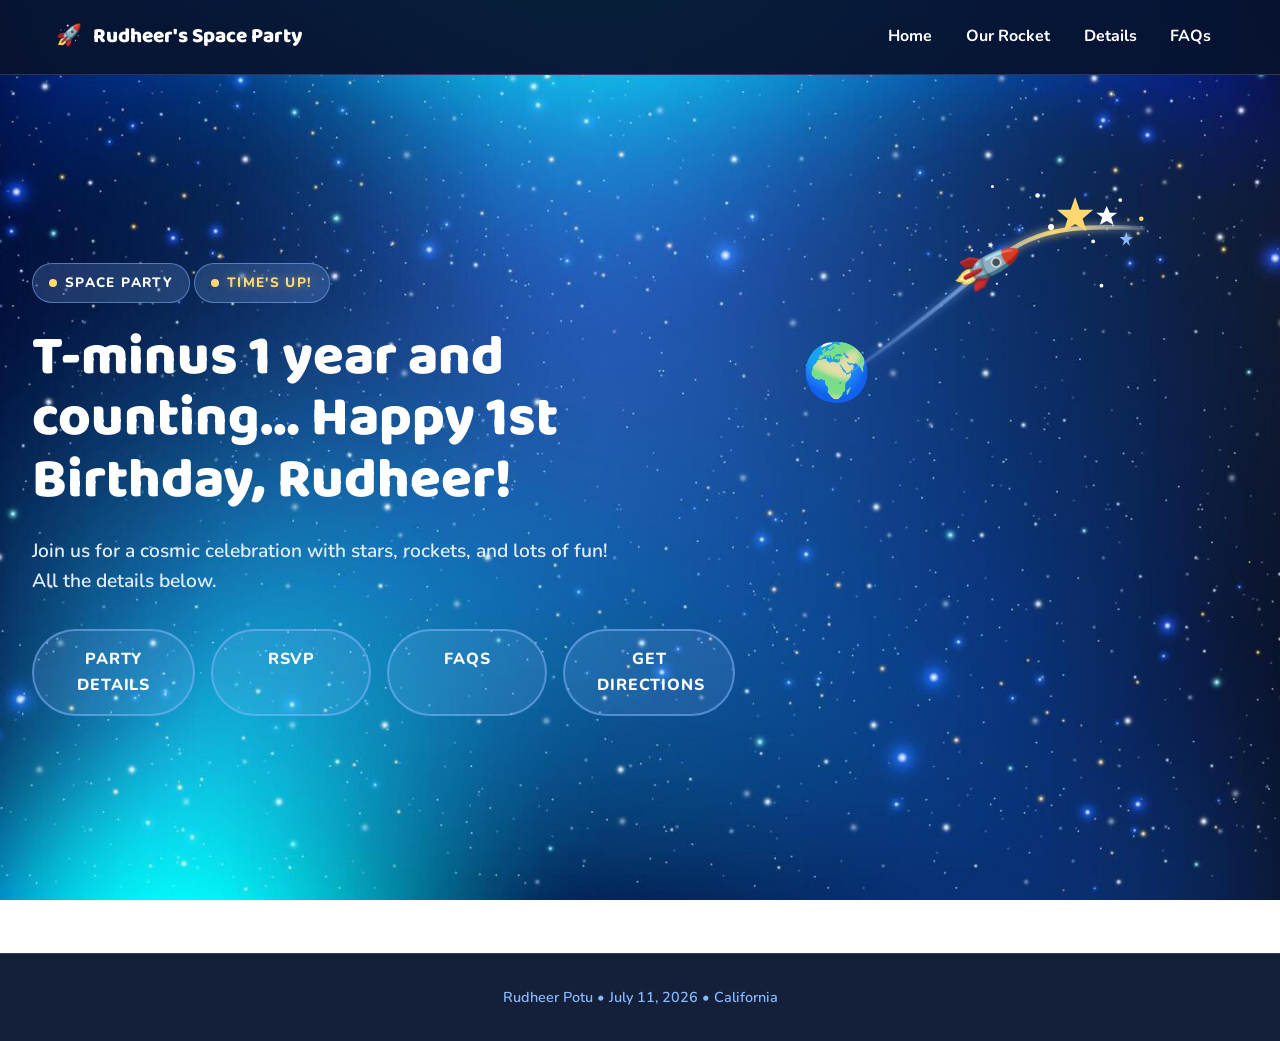
<file: index.html>
<!DOCTYPE html>
<html lang="en">
<head>
  <meta charset="UTF-8" />
  <meta name="viewport" content="width=device-width, initial-scale=1.0" />
  <title>Rudheer's First Birthday</title>
  <link rel="preconnect" href="https://fonts.googleapis.com">
  <link rel="preconnect" href="https://fonts.gstatic.com" crossorigin>
  <link href="https://fonts.googleapis.com/css2?family=Baloo+2:wght@700;800&family=Nunito:wght@600;700;800&display=swap" rel="stylesheet">
  <link rel="icon" href="favicon.ico" type="image/x-icon">
  <link rel="stylesheet" href="styles.css">
</head>
 <body>
  <header>
    <div class="container nav">
      <a href="index.html" class="brand"><span class="brand-badge">🚀</span><span>Rudheer's Space Party</span></a>
      <nav class="nav-links">
        <a href="index.html">Home</a>
        <a href="baby.html">Our Rocket</a>
        <a href="details.html">Details</a>
        <a href="faq.html">FAQs</a>
      </nav>
    </div>
  </header>
  <section class="hero-grid">
    <div class="hero-copy fade-in">
      <span class="tag"><span class="tag-dot"></span> Space Party</span>
      <span class="tag"><span class="tag-dot"></span><div id="countdown"></div></span>
      <h1>T-minus 1 year and counting… Happy 1st Birthday, Rudheer!</h1>
      <p>Join us for a cosmic celebration with stars, rockets, and lots of fun!<br> All the details below.</p>
      <div class="hero-actions">
        <a class="btn btn-secondary" href="details.html"target="_blank">Party Details</a>
        <a class="btn btn-secondary" href="https://forms.gle/5aDGdsRnJj6wtt396" target="_blank">RSVP</a>
        <a class="btn btn-secondary" href="faq.html" target="_blank">FAQs</a>
        <a class="btn btn-secondary" href="https://maps.google.com/?q=Peacock+Banquet+Hall+6622+Dublin+Blvd+Dublin+CA+94568" target="_blank">Get Directions</a>
      </div>
    </div>
    <div class="hero-art fade-in" style="position: relative; height: 640px; transform: scale(1.0); transform-origin: center; overflow: visible;">
        <svg viewBox="0 0 640 440" width="120%" height="150%" aria-hidden="true">
        <defs>
          <linearGradient id="trailGlow" x1="0%" y1="0%" x2="100%" y2="0%">
            <stop offset="0%" stop-color="#87b9ff" stop-opacity="0.05"/>
            <stop offset="35%" stop-color="#87b9ff" stop-opacity="0.5"/>
            <stop offset="70%" stop-color="#ffd86f" stop-opacity="0.95"/>
            <stop offset="100%" stop-color="#ffffff" stop-opacity="0.15"/>
          </linearGradient>
          <filter id="softGlow" x="-50%" y="-50%" width="200%" height="200%"><feGaussianBlur stdDeviation="6" result="blur"/><feMerge><feMergeNode in="blur"/><feMergeNode in="SourceGraphic"/></feMerge></filter>
        </defs>
        <text x="92" y="294" text-anchor="middle" font-size="74">🌍</text>
        <path d="M110 270 C 175 225, 225 185, 285 135 S 385 70, 500 78" stroke="url(#trailGlow)" stroke-width="6" fill="none" stroke-linecap="round" filter="url(#softGlow)"/>
        <path d="M110 270 C 175 225, 225 185, 285 135 S 385 70, 500 78" stroke="#ffffff" stroke-opacity="0.15" stroke-width="1.5" fill="none" stroke-linecap="round"/>
        <text x="285" y="150" text-anchor="middle" font-size="64" transform="rotate(18 285 150)">🚀</text>
        <g transform="translate(410 62)">
          <polygon points="0,-26 6,-9 24,-9 10,3 15,19 0,10 -15,19 -10,3 -24,-9 -6,-9" fill="#ffd86f" opacity="1"/>
          <polygon points="42,-14 46,-5 56,-5 48,1 51,11 42,6 33,11 36,1 28,-5 38,-5" fill="#ffffff" opacity="1"/>
          <polygon points="68,20 70,27 77,27 71,32 73,39 68,34 63,39 65,32 59,27 66,27" fill="#87b9ff" opacity="1"/>
          <circle cx="-32" cy="14" r="4" fill="#ffffff" opacity="1"/>
          <circle cx="88" cy="3" r="3" fill="#ffd86f" opacity="1"/>
          <circle cx="24" cy="33" r="2.5" fill="#ffffff" opacity="1"/>
        </g>
        <circle cx="360" cy="34" r="3" fill="#ffffff" opacity="1"/>
        <circle cx="470" cy="40" r="2.5" fill="#ffffff" opacity="1"/>
        <circle cx="300" cy="22" r="2" fill="#ffffff" opacity="1"/>
        <circle cx="445" cy="154" r="2.5" fill="#ffffff" opacity="1"/>
      </svg>
    </div>
  </section>
  <footer><div class="container">Rudheer Potu • July 11, 2026 • California</div></footer>
    <script>
  const targetDate = new Date("2026-07-11T11:30:00").getTime();
  const el = document.getElementById("countdown");
  function updateCountdown() {
    const now = Date.now();
    const diff = targetDate - now;

    if (diff <= 0) {
      el.textContent = "Time's up!";
      return;
    }

    const days = Math.floor(diff / (1000 * 60 * 60 * 24));
    const hours = Math.floor((diff / (1000 * 60 * 60)) % 24);
    const minutes = Math.floor((diff / (1000 * 60)) % 60);
    const seconds = Math.floor((diff / 1000) % 60);

    el.textContent = `${days}d ${hours}h ${minutes}m ${seconds}s`;
  }
  updateCountdown();
  setInterval(updateCountdown, 1000);
</script>
</body>
</html>
</file>
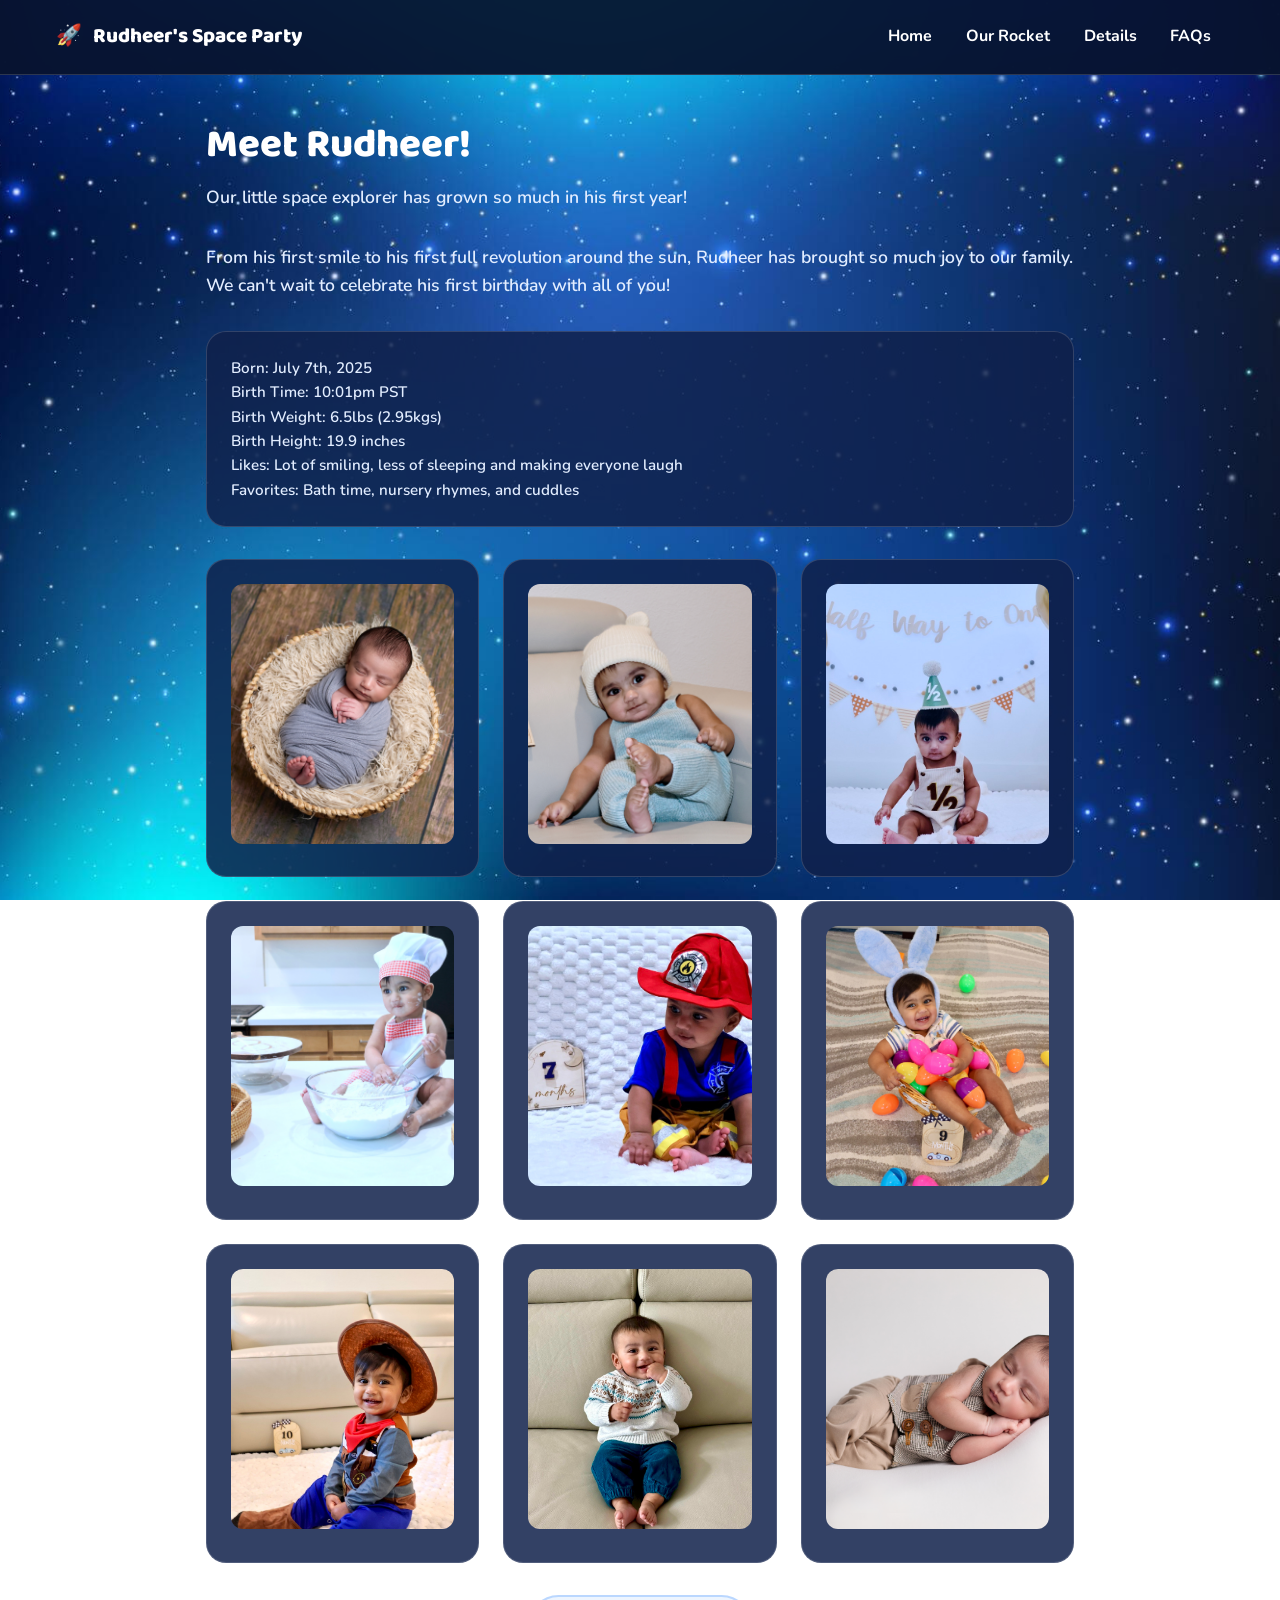
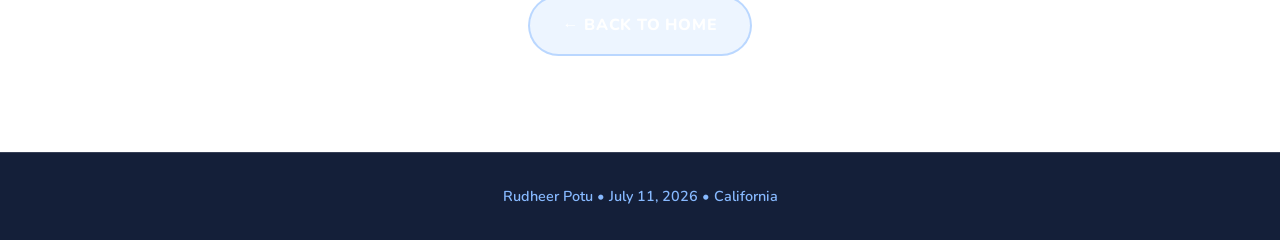
<file: baby.html>
<!DOCTYPE html>
<html lang="en">
<head>
  <meta charset="UTF-8" />
  <meta name="viewport" content="width=device-width, initial-scale=1.0" />
  <title>Our Baby - Rudheer's First Birthday</title>
  <link rel="preconnect" href="https://fonts.googleapis.com">
  <link rel="preconnect" href="https://fonts.gstatic.com" crossorigin>
  <link href="https://fonts.googleapis.com/css2?family=Baloo+2:wght@700;800&family=Nunito:wght@600;700;800&display=swap" rel="stylesheet">
  <link rel="stylesheet" href="styles.css">
</head>
<body>
  <header><div class="container nav"><a href="index.html" class="brand"><span class="brand-badge">🚀</span><span>Rudheer's Space Party</span></a><nav class="nav-links"><a href="index.html">Home</a><a href="baby.html">Our Rocket</a><a href="details.html">Details</a><a href="faq.html">FAQs</a></nav></div></header>
  <section class="section-shell fade-in">
    <h2>Meet Rudheer!</h2>
    <p class="section-intro">Our little space explorer has grown so much in his first year!</p>
    <p style="margin-top:1rem;">From his first smile to his first full revolution around the sun, Rudheer has brought so much joy to our family. We can't wait to celebrate his first birthday with all of you!</p>
    <div class="card" style="margin-top:2rem;">
      <p>Born: July 7th, 2025</p>
      <p>Birth Time: 10:01pm PST</p>
      <p>Birth Weight: 6.5lbs (2.95kgs)</p>
      <p>Birth Height: 19.9 inches</p>
      <p>Likes: Lot of smiling, less of sleeping and making everyone laugh</p>
      <p>Favorites: Bath time, nursery rhymes, and cuddles</p>
    </div>
    <div class="cards" style="grid-template-columns: repeat(auto-fit, minmax(250px, 1fr));">
      <div class="card" style="text-align:center;"><img src="1.jpg" alt="Rudheer photo" style="width:100%;height:260px;object-fit:cover;border-radius:12px;" /></div>
      <div class="card" style="text-align:center;"><img src="2.jpg" alt="Rudheer photo" style="width:100%;height:260px;object-fit:cover;border-radius:12px;" /></div>
      <div class="card" style="text-align:center;"><img src="3.jpg" alt="Rudheer photo" style="width:100%;height:260px;object-fit:cover;border-radius:12px;" /></div>
      <div class="card" style="text-align:center;"><img src="4.jpg" alt="Rudheer photo" style="width:100%;height:260px;object-fit:cover;border-radius:12px;" /></div>
      <div class="card" style="text-align:center;"><img src="5.jpg" alt="Rudheer photo" style="width:100%;height:260px;object-fit:cover;border-radius:12px;" /></div>
      <div class="card" style="text-align:center;"><img src="6.jpg" alt="Rudheer photo" style="width:100%;height:260px;object-fit:cover;border-radius:12px;" /></div>
      <div class="card" style="text-align:center;"><img src="7.jpg" alt="Rudheer photo" style="width:100%;height:260px;object-fit:cover;border-radius:12px;" /></div>
      <div class="card" style="text-align:center;"><img src="8.jpg" alt="Rudheer photo" style="width:100%;height:260px;object-fit:cover;border-radius:12px;" /></div>
      <div class="card" style="text-align:center;"><img src="9.jpg" alt="Rudheer photo" style="width:100%;height:260px;object-fit:cover;border-radius:12px;" /></div>
    </div>
    <div style="text-align:center; margin-top:2rem;"><a class="btn btn-secondary" href="index.html">← Back to Home</a></div>
  </section>
  <footer><div class="container">Rudheer Potu • July 11, 2026 • California</div></footer>
</body>
</html>
</file>
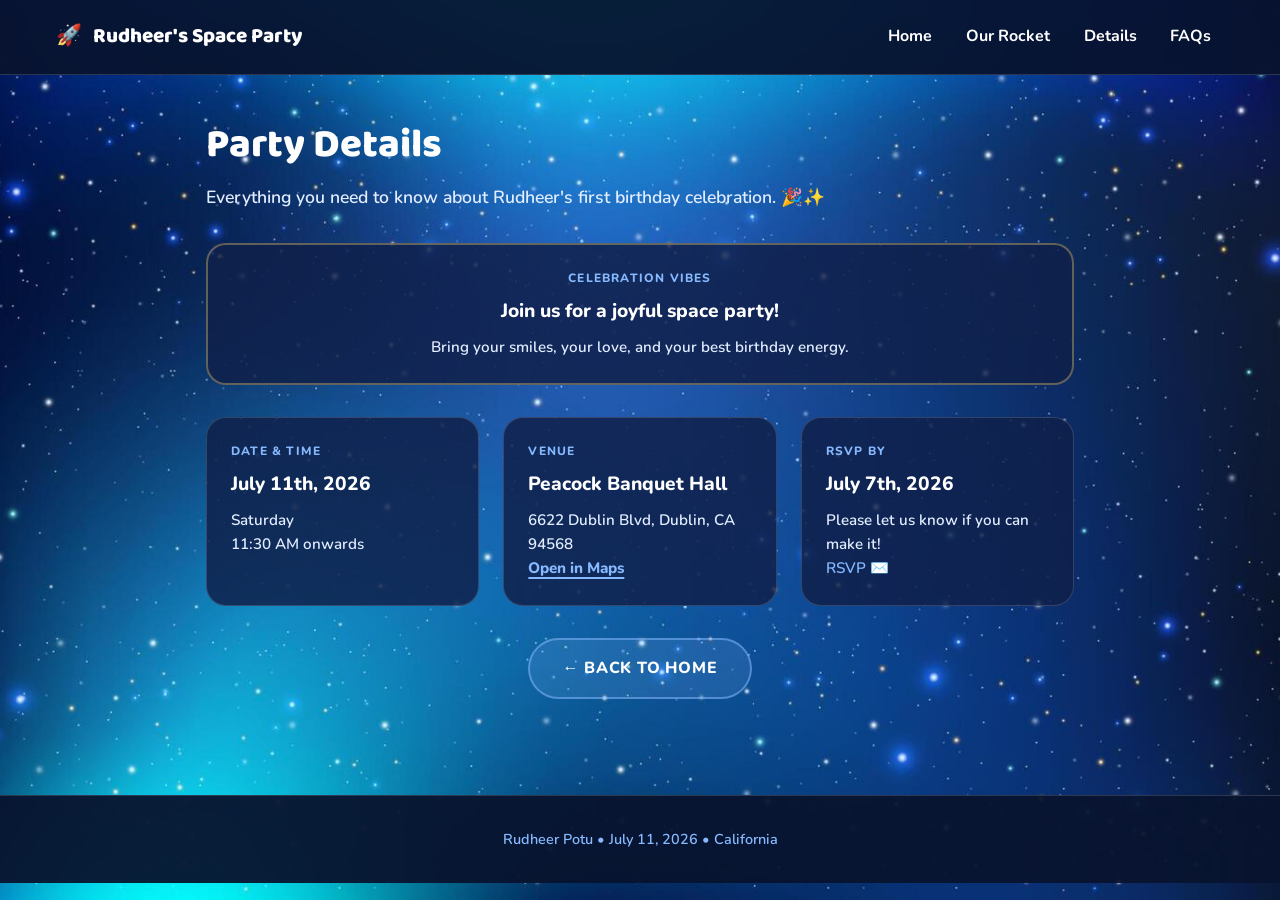
<file: details.html>
<!DOCTYPE html>
<html lang="en">
<head>
  <meta charset="UTF-8" />
  <meta name="viewport" content="width=device-width, initial-scale=1.0" />
  <title>Party Details - Rudheer's First Birthday</title>
  <link rel="preconnect" href="https://fonts.googleapis.com">
  <link rel="preconnect" href="https://fonts.gstatic.com" crossorigin>
  <link href="https://fonts.googleapis.com/css2?family=Baloo+2:wght@700;800&family=Nunito:wght@600;700;800&display=swap" rel="stylesheet">
  <link rel="stylesheet" href="styles.css">
</head>
<body>
  <header><div class="container nav"><a href="index.html" class="brand"><span class="brand-badge">🚀</span><span>Rudheer's Space Party</span></a><nav class="nav-links"><a href="index.html">Home</a><a href="baby.html">Our Rocket</a><a href="details.html">Details</a><a href="faq.html">FAQs</a></nav></div></header>
  <section class="section-shell fade-in">
    <h2>Party Details</h2>
    <p class="section-intro">Everything you need to know about Rudheer's first birthday celebration. 🎉✨</p>
    <div class="card" style="margin-bottom: 2rem; text-align: center; border: 2px solid rgba(255, 216, 111, 0.35);"><span class="label">Celebration Vibes</span><strong>Join us for a joyful space party!</strong><p>Bring your smiles, your love, and your best birthday energy.</p></div>
    <div class="cards">
      <article class="card"><span class="label">Date &amp; Time</span><strong>July 11th, 2026</strong><p>Saturday</p><p>11:30 AM onwards</p></article>
      <article class="card"><span class="label">Venue</span><strong>Peacock Banquet Hall</strong><p>6622 Dublin Blvd, Dublin, CA 94568</p><p><a class="map-link" href="https://maps.google.com/?q=Peacock+Banquet+Hall+6622+Dublin+Blvd+Dublin+CA+94568" target="_blank">Open in Maps</a></p></article>
      <article class="card"><span class="label">RSVP By</span><strong>July 7th, 2026</strong><p>Please let us know if you can make it!</p><p><a href ="https://forms.gle/mvSy3y2N3a2xZYxG7">RSVP ✉️</a></p></article>
    </div>
    <div style="text-align:center; margin-top:2rem;"><a class="btn btn-secondary" href="index.html">← Back to Home</a></div>
  </section>
  <footer><div class="container">Rudheer Potu • July 11, 2026 • California</div></footer>
</body>
</html>
</file>
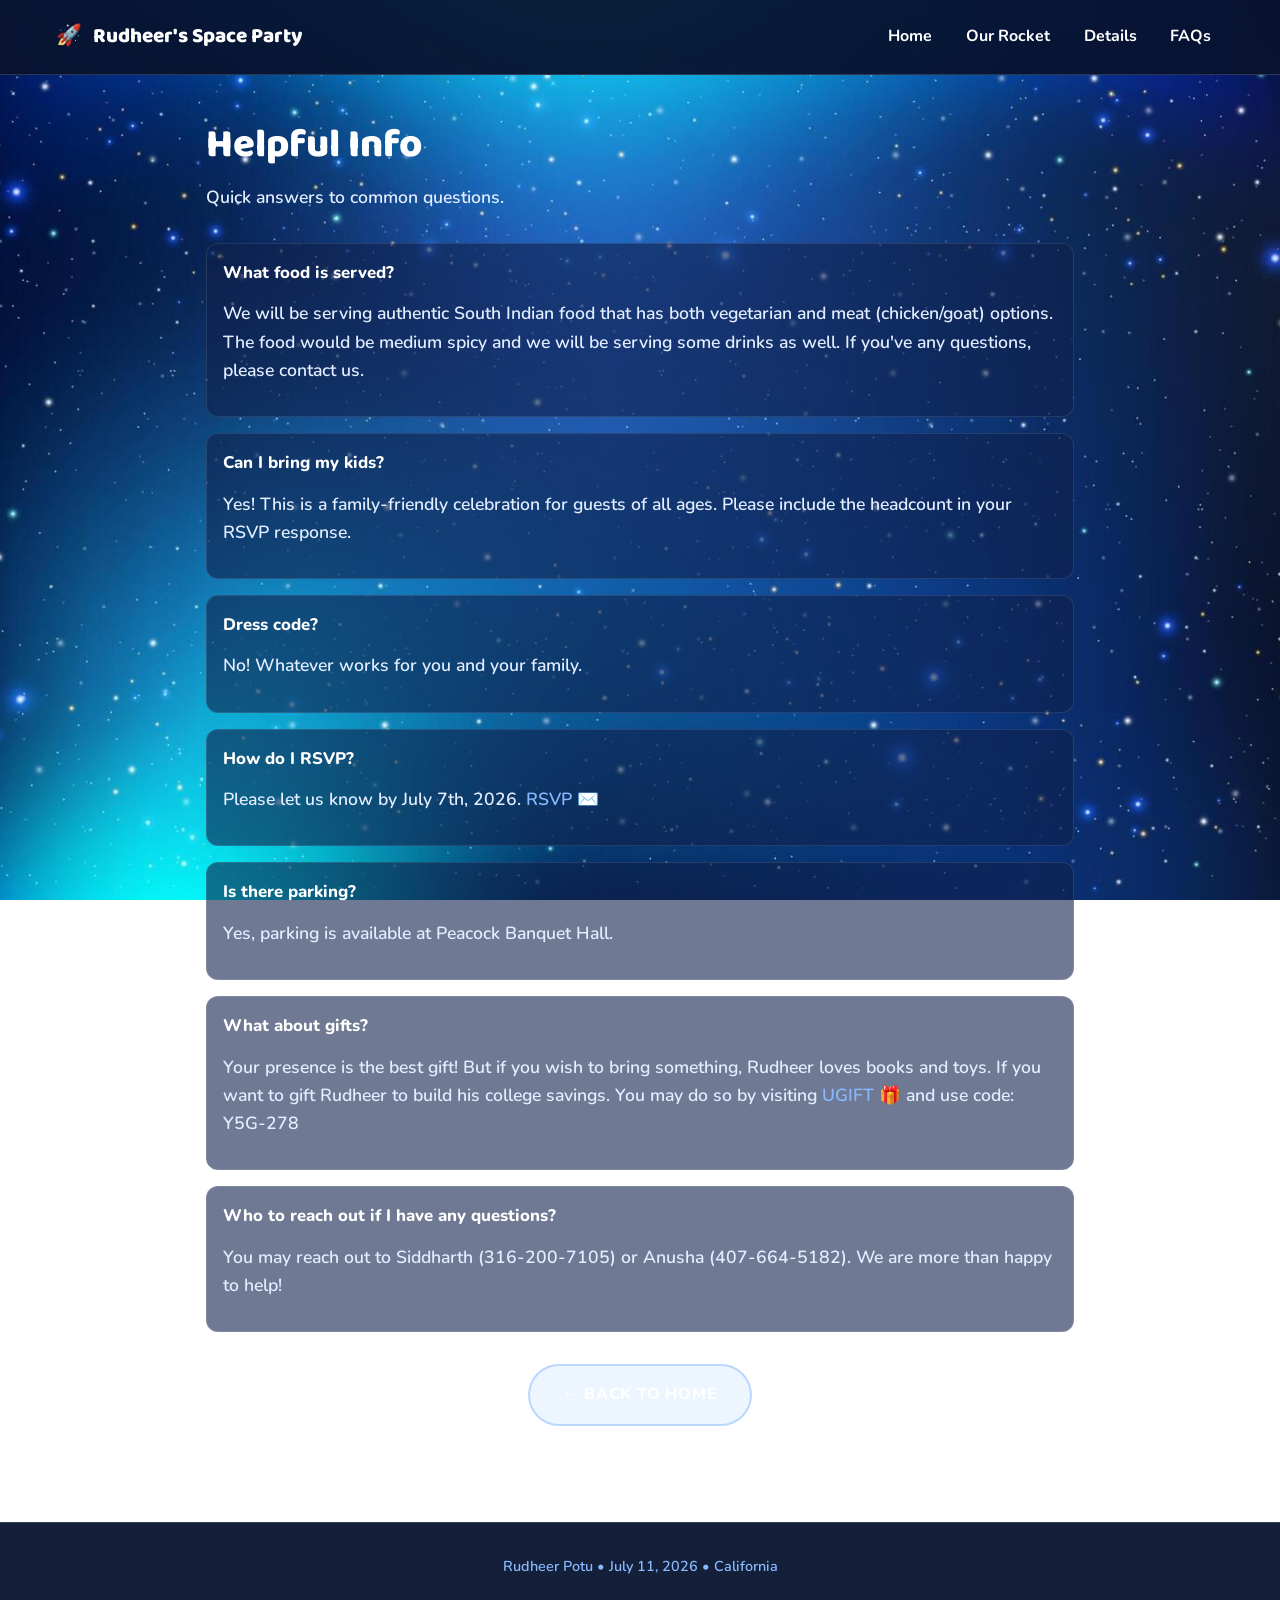
<file: faq.html>
<!DOCTYPE html>
<html lang="en">
<head>
  <meta charset="UTF-8" />
  <meta name="viewport" content="width=device-width, initial-scale=1.0" />
  <title>FAQ - Rudheer's First Birthday</title>
  <link rel="preconnect" href="https://fonts.googleapis.com">
  <link rel="preconnect" href="https://fonts.gstatic.com" crossorigin>
  <link href="https://fonts.googleapis.com/css2?family=Baloo+2:wght@700;800&family=Nunito:wght@600;700;800&display=swap" rel="stylesheet">
  <link rel="stylesheet" href="styles.css">
</head>
<body>
  <header>
    <div class="container nav">
      <a href="index.html" class="brand">
        <span class="brand-badge">🚀</span>
        <span>Rudheer's Space Party</span>
      </a>
      <nav class="nav-links">
        <a href="index.html">Home</a>
        <a href="baby.html">Our Rocket</a>
        <a href="details.html">Details</a>
        <a href="faq.html">FAQs</a>
      </nav>
    </div>
  </header>

  <section class="section-shell fade-in">
    <h2>Helpful Info</h2>
    <p class="section-intro">Quick answers to common questions.</p>

    <details open>
      <summary>What food is served?</summary>
      <p>We will be serving authentic South Indian food that has both vegetarian and meat (chicken/goat) options. The food would be medium spicy and we will be serving some drinks as well. If you've any questions, please contact us.</p>
    </details>
    
    <details open>
      <summary>Can I bring my kids?</summary>
      <p>Yes! This is a family-friendly celebration for guests of all ages. Please include the headcount in your RSVP response.</p>
    </details>

    <details open>
      <summary>Dress code?</summary>
      <p>No! Whatever works for you and your family.</p>
    </details>
    
    <details open>
      <summary>How do I RSVP?</summary>
      <p>Please let us know by July 7th, 2026. <a href ="https://forms.gle/mvSy3y2N3a2xZYxG7" target="_blank">RSVP ✉️</a></p>
      
    </details>

    <details open>
      <summary>Is there parking?</summary>
      <p>Yes, parking is available at Peacock Banquet Hall.</p>
    </details>

    <details open>
      <summary>What about gifts?</summary>
      <p>Your presence is the best gift! But if you wish to bring something, Rudheer loves books and toys. If you want to gift Rudheer to build his college savings. You may do so by visiting <a href ="https://www.ugift529.com/" target="_blank">UGIFT 🎁</a> and use code: Y5G-278</p>
    </details>

    <details open>
      <summary>Who to reach out if I have any questions?</summary>
      <p>You may reach out to Siddharth (316-200-7105) or Anusha (407-664-5182). We are more than happy to help!</p>
    </details>

    <div style="text-align: center; margin-top: 2rem;">
      <a class="btn btn-secondary" href="index.html">← Back to Home</a>
    </div>
  </section>

  <footer>
    <div class="container">Rudheer Potu • July 11, 2026 • California</div>
  </footer>
</body>
</html>
</file>
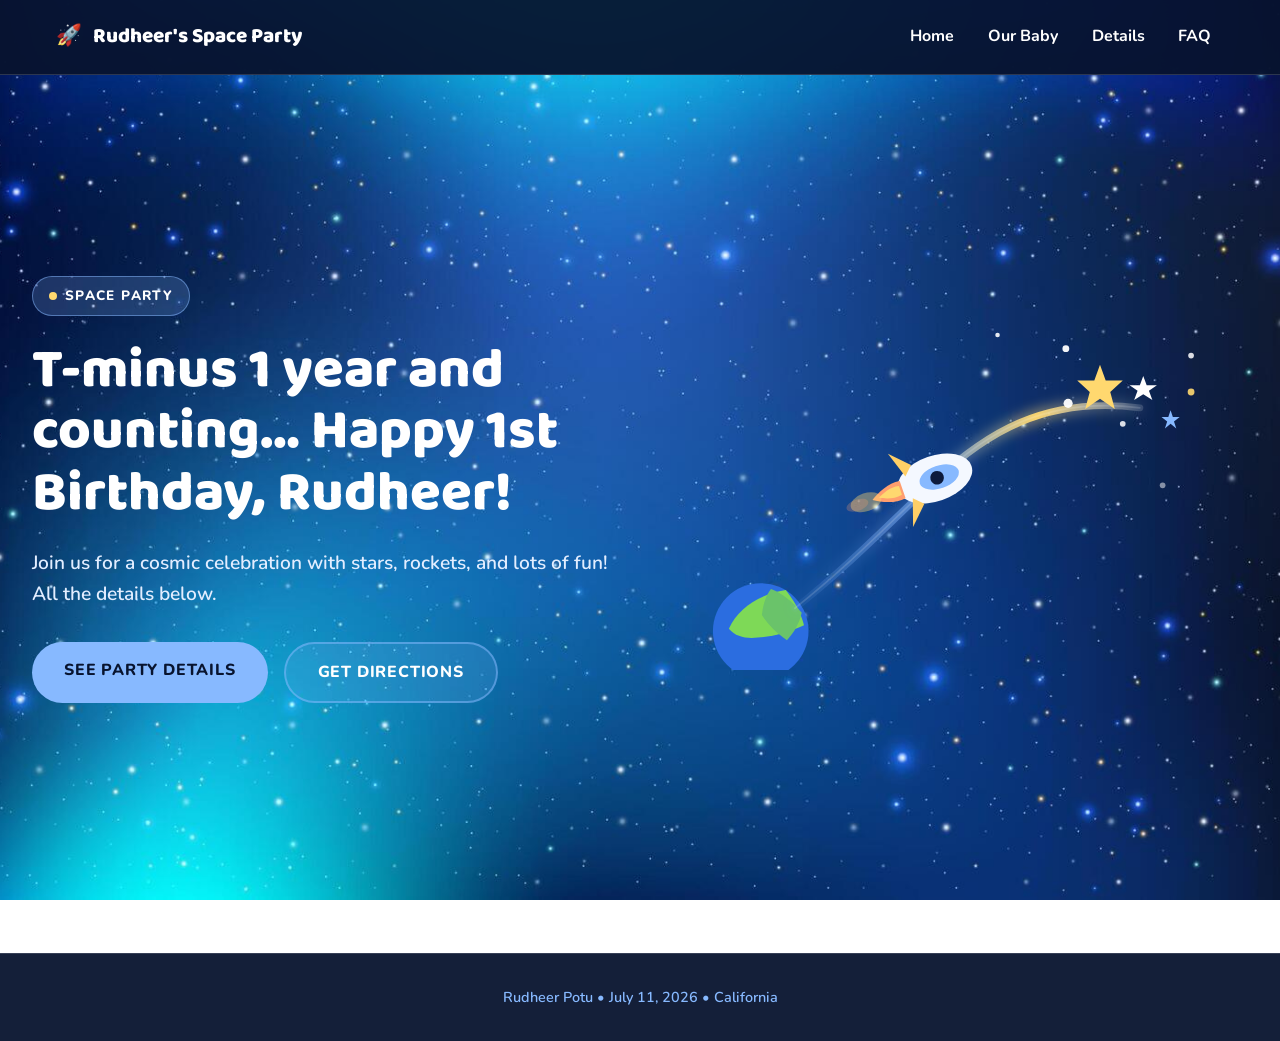
<file: index-1.html>
<!DOCTYPE html>
<html lang="en">
<head>
  <meta charset="UTF-8" />
  <meta name="viewport" content="width=device-width, initial-scale=1.0" />
  <title>Rudheer's First Birthday</title>
  <link rel="preconnect" href="https://fonts.googleapis.com">
  <link rel="preconnect" href="https://fonts.gstatic.com" crossorigin>
  <link href="https://fonts.googleapis.com/css2?family=Baloo+2:wght@700;800&family=Nunito:wght@600;700;800&display=swap" rel="stylesheet">
  <link rel="stylesheet" href="styles.css">
</head>
<body>
  <header>
    <div class="container nav">
      <a href="index.html" class="brand">
        <span class="brand-badge">🚀</span>
        <span>Rudheer's Space Party</span>
      </a>
      <nav class="nav-links">
        <a href="index.html">Home</a>
        <a href="baby.html">Our Baby</a>
        <a href="details.html">Details</a>
        <a href="faq.html">FAQ</a>
      </nav>
    </div>
  </header>

  <section class="hero-grid">
    <div class="hero-copy fade-in">
      <span class="tag"><span class="tag-dot"></span> Space Party</span>
      <h1>T-minus 1 year and counting… Happy 1st Birthday, Rudheer!</h1>
      <p>Join us for a cosmic celebration with stars, rockets, and lots of fun! All the details below.</p>
      <div class="hero-actions">
        <a class="btn btn-primary" href="details.html">See Party Details</a>
        <a class="btn btn-secondary" href="https://maps.google.com/?q=Peacock+Banquet+Hall+6622+Dublin+Blvd+Dublin+CA+94568" target="_blank">Get Directions</a>
      </div>
    </div>
    <div class="hero-art fade-in" style="position: relative; height: 360px;">
      <svg viewBox="0 0 520 360" width="100%" height="100%" aria-hidden="true" style="overflow: visible;">
        <defs>
          <linearGradient id="trailGlow" x1="0%" y1="0%" x2="100%" y2="0%">
            <stop offset="0%" stop-color="#87b9ff" stop-opacity="0.05"/>
            <stop offset="35%" stop-color="#87b9ff" stop-opacity="0.5"/>
            <stop offset="70%" stop-color="#ffd86f" stop-opacity="0.95"/>
            <stop offset="100%" stop-color="#ffffff" stop-opacity="0.15"/>
          </linearGradient>
          <filter id="softGlow" x="-50%" y="-50%" width="200%" height="200%">
            <feGaussianBlur stdDeviation="6" result="blur"/>
            <feMerge>
              <feMergeNode in="blur"/>
              <feMergeNode in="SourceGraphic"/>
            </feMerge>
          </filter>
        </defs>

        <!-- Earth -->
        <circle cx="92" cy="282" r="42" fill="#2b6de0" opacity="1"/>
        <path d="M64 280c8-18 26-30 50-34 7 9 13 19 16 31-15 7-31 11-46 11-8 0-15-2-20-8Z" fill="#7ed957" opacity="1"/>
        <path d="M101 245c10 4 19 11 27 21-2 9-7 18-13 24-9-6-16-13-22-22 1-10 4-18 8-23Z" fill="#6ac36a" opacity="1"/>

        <!-- Launch trail -->
        <path d="M122 262 C 170 224, 202 190, 245 150 S 340 75, 425 86" stroke="url(#trailGlow)" stroke-width="6" fill="none" stroke-linecap="round" filter="url(#softGlow)"/>
        <path d="M122 262 C 170 224, 202 190, 245 150 S 340 75, 425 86" stroke="#ffffff" stroke-opacity="0.15" stroke-width="1.5" fill="none" stroke-linecap="round"/>

        <!-- Rocket aligned nose toward Saturn -->
        <g transform="translate(245 148) rotate(71)">
          <ellipse cx="0" cy="0" rx="20" ry="34" fill="#f4f8ff"/>
          <ellipse cx="0" cy="-4" rx="10" ry="18" fill="#87b9ff" opacity="1"/>
          <circle cx="0" cy="-2" r="6" fill="#0d1b3d"/>
          <path d="M-18 16 L-34 32 L-10 24 Z" fill="#ffcf66"/>
          <path d="M18 16 L34 32 L10 24 Z" fill="#ffcf66"/>
          <path d="M-8 30 C -10 40, -4 52, 0 58 C 4 52, 10 40, 8 30" fill="#ff9e6e" opacity="1"/>
          <path d="M-4 32 C -6 40, -2 48, 0 52 C 2 48, 6 40, 4 32" fill="#ffd86f" opacity="1"/>
          <ellipse cx="0" cy="64" rx="8" ry="14" fill="#ffd86f" opacity="0.4"/>
          <ellipse cx="0" cy="72" rx="5" ry="10" fill="#ff9e6e" opacity="0.25"/>
        </g>

        <!-- Destination stars -->
        <g transform="translate(390 70)">
          <!-- Big bright star -->
          <polygon points="0,-22 5,-8 20,-8 9,2 13,17 0,8 -13,17 -9,2 -20,-8 -5,-8" fill="#ffd86f" opacity="1"/>
          <!-- Medium star -->
          <polygon points="38,-12 41,-4 50,-4 43,1 46,9 38,4 30,9 33,1 26,-4 35,-4" fill="#ffffff" opacity="1"/>
          <!-- Small sparkle stars -->
          <polygon points="62,18 64,24 70,24 65,28 67,34 62,30 57,34 59,28 54,24 60,24" fill="#87b9ff" opacity="1"/>
          <circle cx="-28" cy="12" r="4" fill="#ffffff" opacity="0.95"/>
          <circle cx="80" cy="2" r="3" fill="#ffd86f" opacity="0.9"/>
          <circle cx="20" cy="30" r="2.5" fill="#ffffff" opacity="0.85"/>
        </g>

        <!-- small stars -->
        <circle cx="360" cy="34" r="3" fill="#ffffff" opacity="0.95"/>
        <circle cx="470" cy="40" r="2.5" fill="#ffffff" opacity="0.85"/>
        <circle cx="300" cy="22" r="2" fill="#ffffff" opacity="0.9"/>
        <circle cx="445" cy="154" r="2.5" fill="#ffffff" opacity="0.5"/>
      </svg>
    </div>
  </section>

  <footer>
    <div class="container">Rudheer Potu • July 11, 2026 • California</div>
  </footer>
</body>
</html>
</file>
<file: styles.css>
/* ===== RESET & BASE ===== */
* {
  margin: 0;
  padding: 0;
  box-sizing: border-box;
}

body {
  font-family: 'Nunito', 'Arial', sans-serif;
  font-size: 16px;
  line-height: 1.6;
  color: #ffffff;
  background-image: url('space-background.jpg');
  background-size: cover;
  background-position: center;
  background-attachment: fixed;
  background-repeat: no-repeat;
  min-height: 100vh;
}

/* ===== TYPOGRAPHY (CONSISTENT ACROSS ALL PAGES) ===== */
h1, h2, h3 {
  font-family: 'Baloo 2', 'Trebuchet MS', sans-serif;
  font-weight: 800;
  line-height: 1.1;
  margin-bottom: 1rem;
  color: #ffffff;
}

h1 { font-size: clamp(2rem, 8vw, 3.5rem); }
h2 { font-size: clamp(1.5rem, 6vw, 2.5rem); }
h3 { font-size: clamp(1.2rem, 4vw, 1.8rem); }

p {
  font-size: clamp(1rem, 3vw, 1.1rem);
  margin-bottom: 1rem;
  color: #e2edff;
  font-weight: 600;
}

/* ===== NAVIGATION (MOBILE FRIENDLY) ===== */
header {
  background: rgba(8, 20, 47, 0.95);
  backdrop-filter: blur(10px);
  position: sticky;
  top: 0;
  z-index: 1000;
  padding: 1rem 0;
  border-bottom: 1px solid rgba(255, 255, 255, 0.15);
}

.container {
  max-width: 1200px;
  margin: 0 auto;
  padding: 0 1rem;
}

.nav {
  display: flex;
  justify-content: space-between;
  align-items: center;
  flex-wrap: wrap;
  gap: 1rem;
}

.brand {
  display: inline-flex;
  align-items: center;
  gap: 0.7rem;
  font-family: 'Baloo 2', sans-serif;
  font-size: 1.3rem;
  font-weight: 800;
  color: #ffffff;
  text-decoration: none;
}

.brand-badge svg {
  filter: drop-shadow(0 0 8px rgba(135, 185, 255, 0.6));
}

.nav-links {
  display: flex;
  gap: 0.5rem;
  flex-wrap: wrap;
}

.nav-links a {
  color: #ffffff;
  font-weight: 700;
  font-size: 1rem;
  padding: 0.5rem 0.8rem;
  border-radius: 8px;
  text-decoration: none;
  transition: all 0.2s ease;
}

.nav-links a:hover,
.nav-links a:focus-visible {
  background: rgba(135, 185, 255, 0.3);
  transform: translateY(-2px);
}

/* Mobile hamburger menu */
.mobile-menu-btn {
  display: none;
  background: none;
  border: none;
  color: white;
  font-size: 1.8rem;
  cursor: pointer;
  padding: 0.5rem;
}

/* ===== HERO SECTION ===== */
.hero-grid {
  display: grid;
  grid-template-columns: 1fr;
  gap: 2rem;
  padding: 3rem 1rem;
  min-height: calc(100vh - 70px);
  align-items: center;
}

@media (min-width: 768px) {
  .hero-grid {
    grid-template-columns: 1fr 1fr;
    padding: 4rem 2rem;
  }
}

.tag {
  display: inline-flex;
  align-items: center;
  gap: 0.5rem;
  padding: 0.5rem 1rem;
  border-radius: 50px;
  background: rgba(135, 185, 255, 0.2);
  border: 1px solid rgba(135, 185, 255, 0.5);
  color: #ffffff;
  font-size: 0.85rem;
  text-transform: uppercase;
  letter-spacing: 0.1em;
  font-weight: 800;
  margin-bottom: 1.5rem;
}

.tag-dot {
  width: 8px;
  height: 8px;
  background: #ffd86f;
  border-radius: 50%;
  animation: pulse 2s infinite;
}

.hero-copy h1 {
  margin-bottom: 1.5rem;
}

.hero-copy p {
  font-size: 1.2rem;
  margin-bottom: 2rem;
  max-width: 600px;
}

.hero-actions {
  display: flex;
  flex-direction: column;
  gap: 1rem;
}

@media (min-width: 500px) {
  .hero-actions {
    flex-direction: row;
  }
}


.hero-art {
  position: relative;
  overflow: hidden;
}

.hero-art svg {
  width: 100%;
  max-width: 100%;
  height: auto;
  display: block;
}

/* ===== BUTTONS (CONSISTENT & MOBILE-FRIENDLY) ===== */
.btn {
  display: inline-block;
  padding: 1rem 2rem;
  border-radius: 50px;
  font-weight: 800;
  font-size: 1rem;
  text-decoration: none;
  text-transform: uppercase;
  letter-spacing: 0.05em;
  transition: all 0.3s cubic-bezier(0.34, 1.56, 0.64, 1);
  cursor: pointer;
  border: none;
  min-width: 160px;
  text-align: center;
}

.btn-primary {
  background: #87b9ff;
  color: #08142f;
}

.btn-primary:hover {
  background: #aed0ff;
  transform: translateY(-4px) scale(1.05);
  box-shadow: 0 10px 25px rgba(135, 185, 255, 0.4);
}

.btn-secondary {
  background: rgba(135, 185, 255, 0.15);
  color: #ffffff;
  border: 2px solid rgba(135, 185, 255, 0.5);
}

.btn-secondary:hover {
  background: rgba(135, 185, 255, 0.3);
  transform: translateY(-4px);
  box-shadow: 0 10px 25px rgba(135, 185, 255, 0.3);
}

/* ===== CARDS (CONSISTENT ACROSS ALL PAGES) ===== */
.cards {
  display: grid;
  grid-template-columns: 1fr;
  gap: 1.5rem;
  margin: 2rem 0;
}

@media (min-width: 600px) {
  .cards {
    grid-template-columns: repeat(2, 1fr);
  }
}

@media (min-width: 900px) {
  .cards {
    grid-template-columns: repeat(3, 1fr);
  }
}

.card {
  background: rgba(16, 32, 75, 0.85);
  border: 1px solid rgba(255, 255, 255, 0.15);
  border-radius: 20px;
  padding: 1.5rem;
  transition: transform 0.3s ease;
}

.card:hover {
  transform: translateY(-5px);
  box-shadow: 0 15px 35px rgba(0, 0, 0, 0.3);
}

.card .label {
  font-size: 0.75rem;
  text-transform: uppercase;
  letter-spacing: 0.1em;
  color: #87b9ff;
  font-weight: 800;
  display: block;
  margin-bottom: 0.5rem;
}

.card strong {
  display: block;
  font-size: 1.2rem;
  font-weight: 800;
  color: #ffffff;
  margin-bottom: 0.5rem;
}

.card p {
  font-size: 0.95rem;
  color: #e2edff;
  margin: 0;
}

/* ===== SECTIONS ===== */
section {
  padding: 3rem 1rem;
}

.section-shell {
  max-width: 900px;
  margin: 0 auto;
}

.section-intro {
  font-size: 1.1rem;
  color: #e2edff;
  margin-bottom: 2rem;
}

/* ===== FOOTER ===== */
footer {
  background: rgba(8, 20, 47, 0.95);
  padding: 2rem 1rem;
  text-align: center;
  border-top: 1px solid rgba(255, 255, 255, 0.15);
  margin-top: 3rem;
}

footer .container {
  color: #87b9ff;
  font-size: 0.9rem;
  font-weight: 600;
}

/* ===== ANIMATIONS ===== */
@keyframes pulse {
  0%, 100% { opacity: 1; }
  50% { opacity: 0.5; }
}

@keyframes floatTag {
  0%, 100% { transform: translateY(0); }
  50% { transform: translateY(-5px); }
}

.fade-in {
  animation: fadeIn 0.6s ease-in;
}

@keyframes fadeIn {
  from { opacity: 0; transform: translateY(20px); }
  to { opacity: 1; transform: translateY(0); }
}

/* ===== UR L LINKS ===== */
a {
  color: #87b9ff;
  text-decoration: none;
  transition: color 0.2s;
}

a:hover {
  color: #aed0ff;
}

.map-link {
  color: #87b9ff;
  font-weight: 800;
  text-decoration: underline;
  text-decoration-thickness: 2px;
  text-underline-offset: 4px;
}

/* ===== FAQ DETAILS ===== */
details {
  background: rgba(16, 32, 75, 0.6);
  border: 1px solid rgba(255, 255, 255, 0.1);
  border-radius: 12px;
  margin-bottom: 1rem;
  padding: 1rem;
}

summary {
  font-weight: 800;
  cursor: pointer;
  color: #ffffff;
  list-style: none;
  font-size: 1.05rem;
}

summary::-webkit-details-marker {
  display: none;
}

details p {
  margin-top: 0.8rem;
  color: #e2edff;
}

/* ===== RESPONSIVE TWEAKS ===== */
@media (max-width: 767px) {
  body {
    font-size: 15px;
  }

  h1 { font-size: 2.2rem; }
  h2 { font-size: 1.8rem; }

  .nav {
    flex-direction: column;
    align-items: flex-start;
  }

  .nav-links {
    width: 100%;
    justify-content: flex-start;
  }

  .hero-grid {
    padding: 1.5rem 1rem;
    min-height: auto;
  }

  .btn {
    width: 100%;
    min-width: auto;
  }

  .cards {
    grid-template-columns: 1fr;
  }

  .hero-art {
    max-height: 320px;
    overflow: hidden;
  }

  .hero-art svg {
    transform: none !important;
    width: 100%;
    height: auto;
  }
}
#countdown {
  color: #ffd86f;
  text-shadow: 0 0 10px rgba(255, 216, 111, 0.45);
}
</file>
